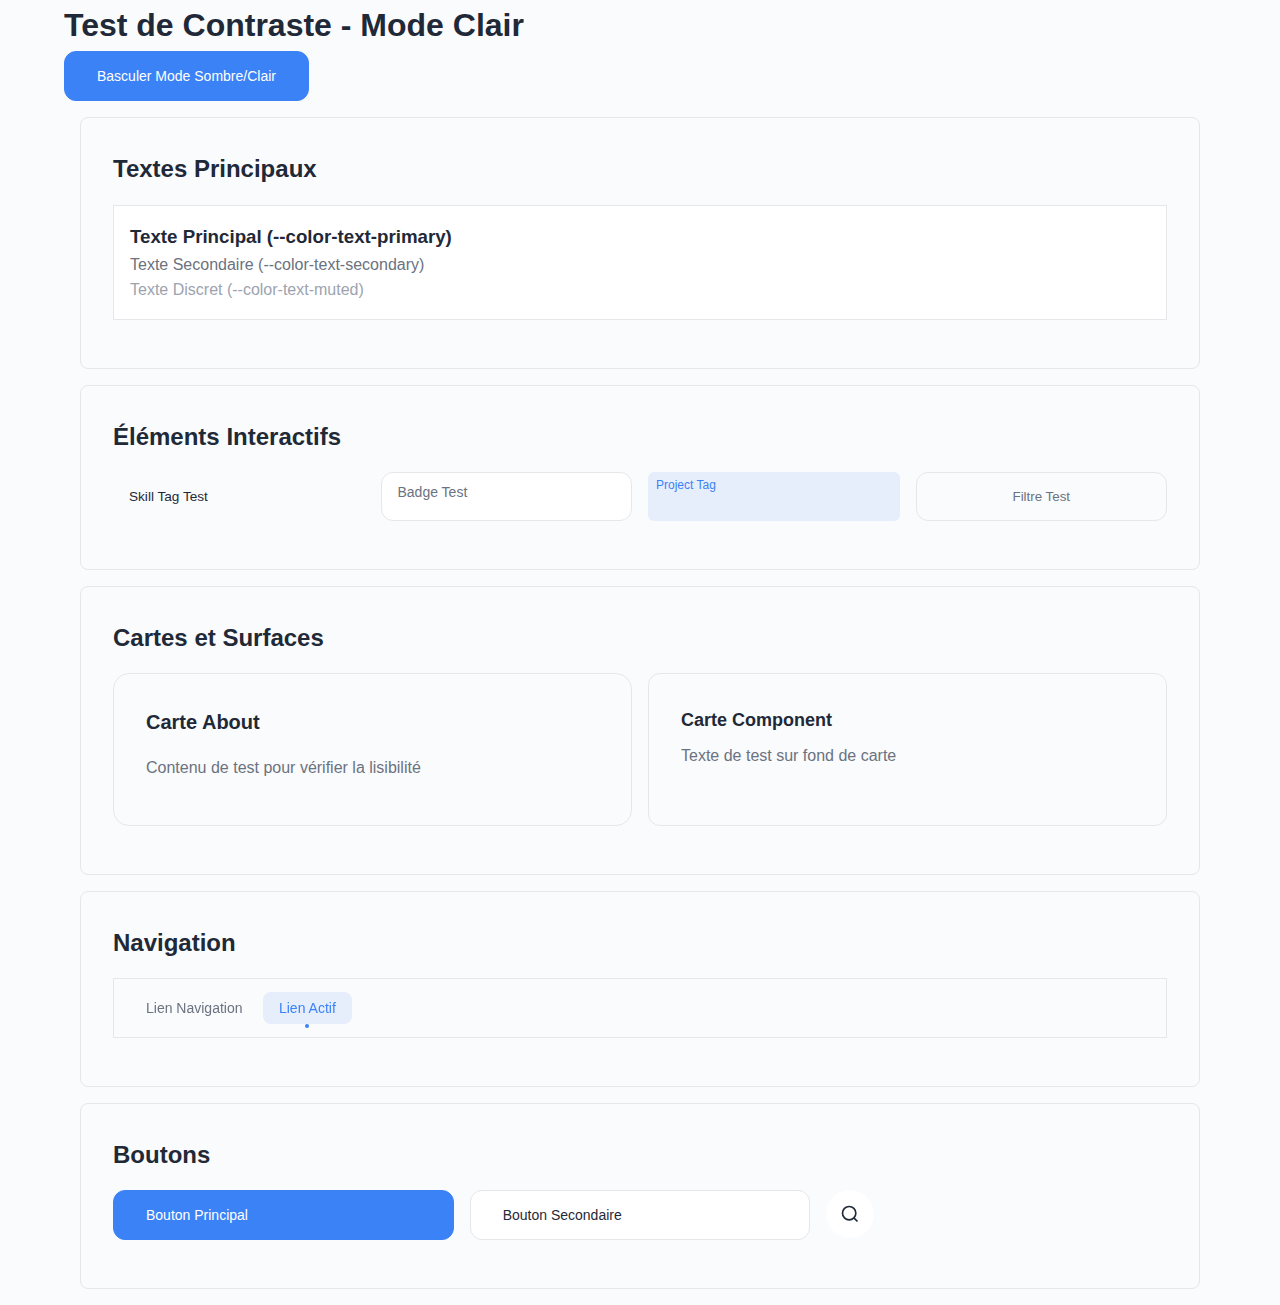
<file: contrast-test.html>
<!DOCTYPE html>
<html lang="fr">
<head>
    <meta charset="UTF-8">
    <meta name="viewport" content="width=device-width, initial-scale=1.0">
    <title>Test de Contraste - Portfolio</title>
    <link rel="stylesheet" href="style.css">
    <style>
        .contrast-test {
            padding: 2rem;
            margin: 1rem;
            border: 1px solid var(--color-border);
            border-radius: 8px;
        }
        .test-section {
            margin: 1rem 0;
            padding: 1rem;
            background: var(--color-surface);
            border: 1px solid var(--color-border);
        }
        .test-grid {
            display: grid;
            grid-template-columns: repeat(auto-fit, minmax(250px, 1fr));
            gap: 1rem;
            margin: 1rem 0;
        }
        .color-demo {
            padding: 1rem;
            text-align: center;
            border: 1px solid var(--color-border);
            border-radius: 4px;
        }
    </style>
</head>
<body data-theme="light">
    <div class="container">
        <h1>Test de Contraste - Mode Clair</h1>
        
        <button onclick="toggleTheme()" class="btn btn-primary">Basculer Mode Sombre/Clair</button>
        
        <div class="contrast-test">
            <h2>Textes Principaux</h2>
            <div class="test-section">
                <h3 style="color: var(--color-text-primary)">Texte Principal (--color-text-primary)</h3>
                <p style="color: var(--color-text-secondary)">Texte Secondaire (--color-text-secondary)</p>
                <p style="color: var(--color-text-muted)">Texte Discret (--color-text-muted)</p>
            </div>
        </div>

        <div class="contrast-test">
            <h2>Éléments Interactifs</h2>
            <div class="test-grid">
                <div class="skill-tag">
                    <span>Skill Tag Test</span>
                </div>
                <div class="badge">Badge Test</div>
                <div class="tag">Project Tag</div>
                <button class="filter-btn">Filtre Test</button>
            </div>
        </div>

        <div class="contrast-test">
            <h2>Cartes et Surfaces</h2>
            <div class="test-grid">
                <div class="about-card">
                    <h3>Carte About</h3>
                    <p>Contenu de test pour vérifier la lisibilité</p>
                </div>
                <div class="component-card">
                    <h4>Carte Component</h4>
                    <p>Texte de test sur fond de carte</p>
                </div>
            </div>
        </div>

        <div class="contrast-test">
            <h2>Navigation</h2>
            <div class="test-section" style="background: var(--nav-bg); backdrop-filter: blur(20px);">
                <a href="#" class="nav-link">Lien Navigation</a>
                <a href="#" class="nav-link active">Lien Actif</a>
            </div>
        </div>

        <div class="contrast-test">
            <h2>Boutons</h2>
            <div class="test-grid">
                <button class="btn btn-primary">Bouton Principal</button>
                <button class="btn btn-secondary">Bouton Secondaire</button>
                <div class="btn-zoom">
                    <svg viewBox="0 0 24 24" fill="none" stroke="currentColor" stroke-width="2">
                        <circle cx="11" cy="11" r="8"/>
                        <path d="M21 21L16.65 16.65"/>
                    </svg>
                </div>
            </div>
        </div>
    </div>

    <script>
        function toggleTheme() {
            const currentTheme = document.body.getAttribute('data-theme');
            const newTheme = currentTheme === 'light' ? 'dark' : 'light';
            document.body.setAttribute('data-theme', newTheme);
            document.documentElement.setAttribute('data-theme', newTheme);
        }
    </script>
</body>
</html>
</file>
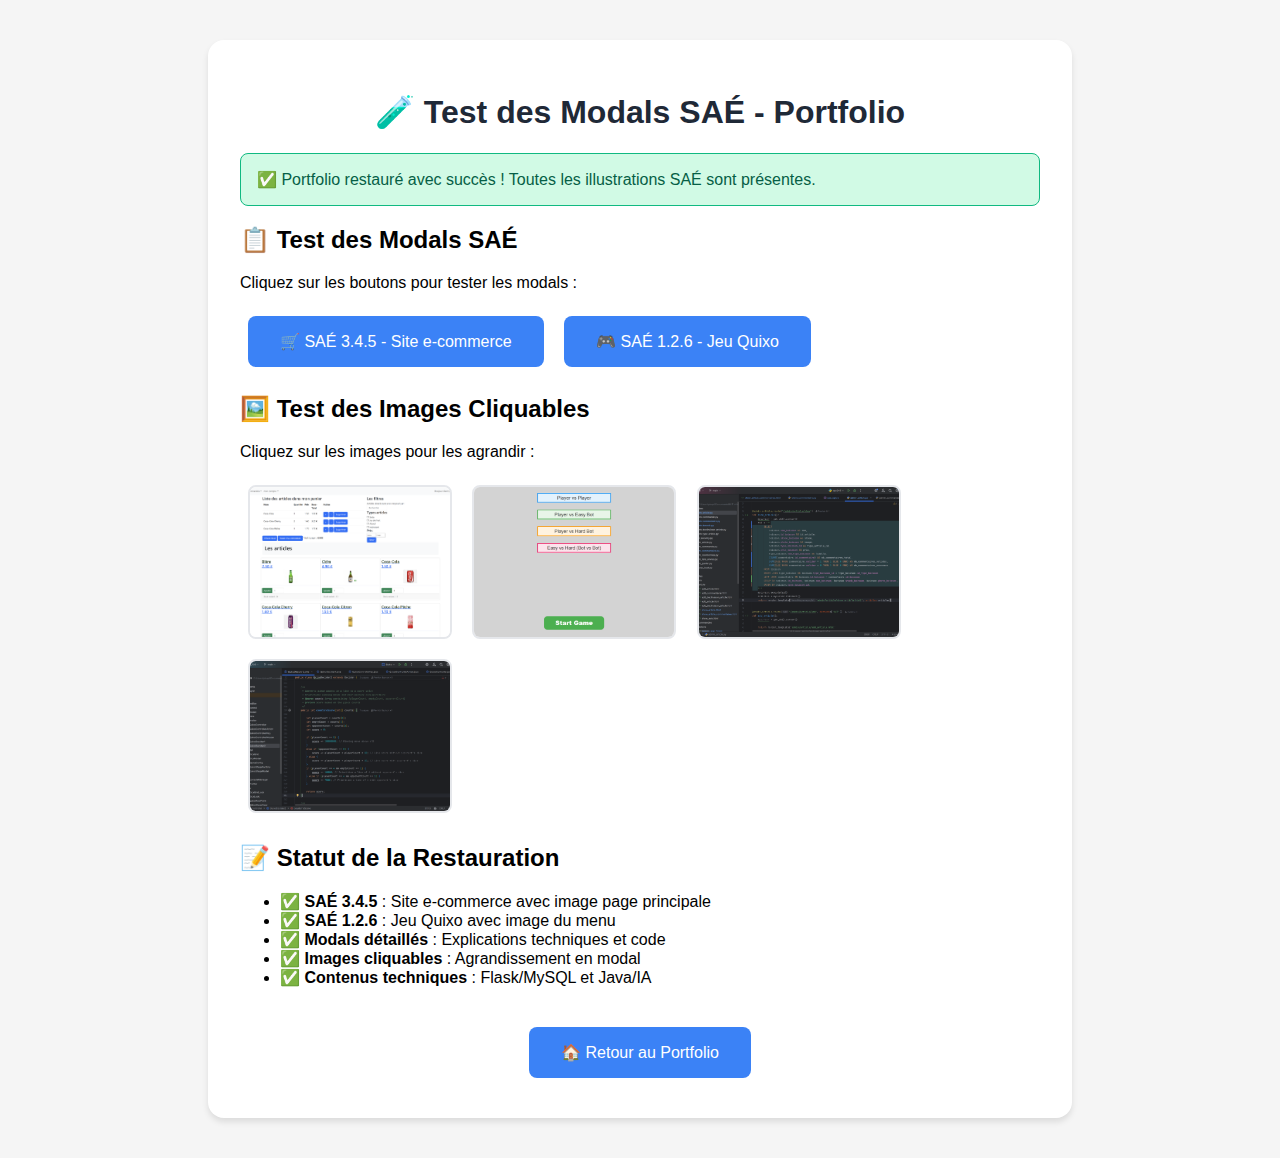
<file: test-modals.html>
<!DOCTYPE html>
<html lang="fr">
<head>
    <meta charset="UTF-8">
    <meta name="viewport" content="width=device-width, initial-scale=1.0">
    <title>Test des Modals SAÉ</title>
    <style>
        body {
            font-family: Arial, sans-serif;
            padding: 2rem;
            background: #f5f5f5;
        }
        .test-container {
            max-width: 800px;
            margin: 0 auto;
            background: white;
            padding: 2rem;
            border-radius: 1rem;
            box-shadow: 0 4px 6px rgba(0,0,0,0.1);
        }
        .test-btn {
            display: inline-block;
            padding: 1rem 2rem;
            margin: 0.5rem;
            background: #3b82f6;
            color: white;
            text-decoration: none;
            border-radius: 0.5rem;
            transition: all 0.3s ease;
        }
        .test-btn:hover {
            background: #2563eb;
            transform: translateY(-2px);
        }
        h1 {
            color: #1f2937;
            text-align: center;
        }
        .status {
            padding: 1rem;
            margin: 1rem 0;
            border-radius: 0.5rem;
            background: #d1fae5;
            border: 1px solid #10b981;
            color: #065f46;
        }
        .image-test {
            width: 200px;
            height: 150px;
            object-fit: cover;
            border-radius: 0.5rem;
            cursor: pointer;
            margin: 0.5rem;
            border: 2px solid #e5e7eb;
            transition: all 0.3s ease;
        }
        .image-test:hover {
            border-color: #3b82f6;
            transform: scale(1.05);
        }
    </style>
</head>
<body>
    <div class="test-container">
        <h1>🧪 Test des Modals SAÉ - Portfolio</h1>
        
        <div class="status">
            ✅ Portfolio restauré avec succès ! Toutes les illustrations SAÉ sont présentes.
        </div>
        
        <h2>📋 Test des Modals SAÉ</h2>
        <p>Cliquez sur les boutons pour tester les modals :</p>
        
        <a href="#" class="test-btn" onclick="testSaeModal('345')">
            🛒 SAÉ 3.4.5 - Site e-commerce
        </a>
        
        <a href="#" class="test-btn" onclick="testSaeModal('126')">
            🎮 SAÉ 1.2.6 - Jeu Quixo
        </a>
        
        <h2>🖼️ Test des Images Cliquables</h2>
        <p>Cliquez sur les images pour les agrandir :</p>
        
        <img src="assets/page_principale_e-commerce.png" alt="Site e-commerce" class="image-test" 
             onclick="testImageModal('assets/page_principale_e-commerce.png', 'Interface du site e-commerce')">
        
        <img src="assets/menu_quixo.png" alt="Menu Quixo" class="image-test"
             onclick="testImageModal('assets/menu_quixo.png', 'Interface du jeu Quixo')">
        
        <img src="assets/code_e-commerce.png" alt="Code e-commerce" class="image-test"
             onclick="testImageModal('assets/code_e-commerce.png', 'Code source PyCharm')">
        
        <img src="assets/code_quixo.png" alt="Code Quixo" class="image-test"
             onclick="testImageModal('assets/code_quixo.png', 'Code source IntelliJ IDEA')">
        
        <h2>📝 Statut de la Restauration</h2>
        <ul>
            <li>✅ <strong>SAÉ 3.4.5</strong> : Site e-commerce avec image page principale</li>
            <li>✅ <strong>SAÉ 1.2.6</strong> : Jeu Quixo avec image du menu</li>
            <li>✅ <strong>Modals détaillés</strong> : Explications techniques et code</li>
            <li>✅ <strong>Images cliquables</strong> : Agrandissement en modal</li>
            <li>✅ <strong>Contenus techniques</strong> : Flask/MySQL et Java/IA</li>
        </ul>
        
        <div style="text-align: center; margin-top: 2rem;">
            <a href="index.html" class="test-btn">🏠 Retour au Portfolio</a>
        </div>
    </div>
    
    <script>
        function testSaeModal(saeId) {
            alert(`🔗 Test du modal SAÉ ${saeId}\n\n` +
                  `Dans le portfolio principal, ce modal s'ouvrirait avec :\n` +
                  `- Explications techniques détaillées\n` +
                  `- Images de code source\n` +
                  `- Analyses des compétences développées\n\n` +
                  `Cliquez sur "Retour au Portfolio" pour tester les vrais modals !`);
        }
        
        function testImageModal(imageSrc, caption) {
            alert(`🖼️ Test de l'image modal\n\n` +
                  `Image : ${imageSrc}\n` +
                  `Légende : ${caption}\n\n` +
                  `Dans le portfolio principal, cette image s'ouvrirait ` +
                  `en grand format avec possibilité de fermer avec Échap.`);
        }
        
        // Vérification des images
        window.addEventListener('load', function() {
            const images = document.querySelectorAll('.image-test');
            let loadedImages = 0;
            
            images.forEach(img => {
                img.addEventListener('load', function() {
                    loadedImages++;
                    if (loadedImages === images.length) {
                        console.log('✅ Toutes les images SAÉ sont chargées avec succès !');
                    }
                });
                
                img.addEventListener('error', function() {
                    console.error('❌ Erreur de chargement pour:', this.src);
                    this.style.border = '2px solid #ef4444';
                    this.alt = '❌ Erreur de chargement';
                });
            });
        });
    </script>
</body>
</html>
</file>
<file: style.css>
/* ==============================================
   VARIABLES CSS & CONFIGURATION GLOBALE
   ============================================== */

:root {
  /* Palette de couleurs - Gris et Bleus */
  --color-bg-light: #fafbfc;
  --color-bg-dark: #0f1419;
  --color-surface-light: #ffffff;
  --color-surface-dark: #1a1f2e;
  --color-surface-hover-light: #f8f9fa;
  --color-surface-hover-dark: #252b3a;
  
  /* Bleus principaux */
  --color-primary: #3b82f6;
  --color-primary-hover: #2563eb;
  --color-primary-light: #93c5fd;
  --color-secondary: #10b981;
  --color-secondary-hover: #059669;
  
  /* Grises neutres */
  --color-text-primary-light: #1f2937;
  --color-text-primary-dark: #f9fafb;
  --color-text-secondary-light: #6b7280;
  --color-text-secondary-dark: #9ca3af;
  --color-text-muted-light: #9ca3af;
  --color-text-muted-dark: #6b7280;
  
  /* Bordures et séparateurs */
  --color-border-light: #e5e7eb;
  --color-border-dark: #374151;
  --color-border-hover-light: #d1d5db;
  --color-border-hover-dark: #4b5563;
  
  /* États et feedback */
  --color-success: #10b981;
  --color-warning: #f59e0b;
  --color-error: #ef4444;
  --color-info: #3b82f6;
    /* Ombres et effets */
  --shadow-sm: 0 1px 2px 0 rgba(0, 0, 0, 0.05);
  --shadow-md: 0 4px 6px -1px rgba(0, 0, 0, 0.1), 0 2px 4px -1px rgba(0, 0, 0, 0.06);
  --shadow-lg: 0 10px 15px -3px rgba(0, 0, 0, 0.1), 0 4px 6px -2px rgba(0, 0, 0, 0.05);
  --shadow-xl: 0 20px 25px -5px rgba(0, 0, 0, 0.1), 0 10px 10px -5px rgba(0, 0, 0, 0.04);
  
  /* Ombres mode sombre */
  --shadow-sm-dark: 0 1px 2px 0 rgba(0, 0, 0, 0.3);
  --shadow-md-dark: 0 4px 6px -1px rgba(0, 0, 0, 0.4), 0 2px 4px -1px rgba(0, 0, 0, 0.3);
  --shadow-lg-dark: 0 10px 15px -3px rgba(0, 0, 0, 0.4), 0 4px 6px -2px rgba(0, 0, 0, 0.3);
  --shadow-xl-dark: 0 20px 25px -5px rgba(0, 0, 0, 0.4), 0 10px 10px -5px rgba(0, 0, 0, 0.3);
  
  /* Typographie */
  --font-family-sans: 'Inter', -apple-system, BlinkMacSystemFont, sans-serif;
  --font-family-mono: 'JetBrains Mono', 'Fira Code', Consolas, monospace;
  
  /* Tailles et espacements */
  --spacing-xs: 0.25rem;
  --spacing-sm: 0.5rem;
  --spacing-md: 1rem;
  --spacing-lg: 1.5rem;
  --spacing-xl: 2rem;
  --spacing-2xl: 3rem;
  --spacing-3xl: 4rem;
  
  /* Rayons de bordure */
  --radius-sm: 0.375rem;
  --radius-md: 0.5rem;
  --radius-lg: 0.75rem;
  --radius-xl: 1rem;
  
  /* Transitions */
  --transition-fast: 0.15s ease-out;
  --transition-normal: 0.3s ease-out;
  --transition-slow: 0.5s ease-out;
  
  /* Z-index */
  --z-dropdown: 1000;
  --z-sticky: 1020;
  --z-fixed: 1030;
  --z-modal: 1050;
  --z-tooltip: 1070;
}

/* Mode clair (par défaut) */
:root,
[data-theme="light"] {
  --color-bg: var(--color-bg-light);
  --color-surface: var(--color-surface-light);
  --color-surface-hover: var(--color-surface-hover-light);
  --color-text-primary: var(--color-text-primary-light);
  --color-text-secondary: var(--color-text-secondary-light);
  --color-text-muted: var(--color-text-muted-light);
  --color-border: var(--color-border-light);
  --color-border-hover: var(--color-border-hover-light);
  
  /* Ombres pour mode clair */
  --shadow-current-sm: var(--shadow-sm);
  --shadow-current-md: var(--shadow-md);
  --shadow-current-lg: var(--shadow-lg);
  --shadow-current-xl: var(--shadow-xl);
}

/* Mode sombre */
[data-theme="dark"] {
  --color-bg: var(--color-bg-dark);
  --color-surface: var(--color-surface-dark);
  --color-surface-hover: var(--color-surface-hover-dark);
  --color-text-primary: var(--color-text-primary-dark);
  --color-text-secondary: var(--color-text-secondary-dark);
  --color-text-muted: var(--color-text-muted-dark);
  --color-border: var(--color-border-dark);
  --color-border-hover: var(--color-border-hover-dark);
  
  /* Ombres pour mode sombre */
  --shadow-current-sm: var(--shadow-sm-dark);
  --shadow-current-md: var(--shadow-md-dark);
  --shadow-current-lg: var(--shadow-lg-dark);
  --shadow-current-xl: var(--shadow-xl-dark);
}

/* ==============================================
   RESET ET BASE
   ============================================== */

*,
*::before,
*::after {
  box-sizing: border-box;
  margin: 0;
  padding: 0;
}

html {
  scroll-behavior: smooth;
  scroll-padding-top: 5rem;
}

body {
  font-family: var(--font-family-sans);
  background-color: var(--color-bg);
  color: var(--color-text-primary);
  line-height: 1.6;
  transition: background-color var(--transition-normal), color var(--transition-normal);
  overflow-x: hidden;
}

/* ==============================================
   UTILITAIRES GLOBAUX
   ============================================== */

.container {
  max-width: 1200px;
  margin: 0 auto;
  padding: 0 var(--spacing-lg);
}

/* Animations d'apparition */
.fade-in {
  opacity: 0;
  transform: translateY(2rem);
  transition: opacity var(--transition-slow), transform var(--transition-slow);
}

.fade-in.visible {
  opacity: 1;
  transform: translateY(0);
}

.slide-up {
  opacity: 0;
  transform: translateY(3rem);
  transition: opacity var(--transition-slow), transform var(--transition-slow);
}

.slide-up.visible {
  opacity: 1;
  transform: translateY(0);
}

/* ==============================================
   TOGGLE THÈME
   ============================================== */

.theme-toggle {
  position: fixed;
  top: var(--spacing-lg);
  right: var(--spacing-lg);
  width: 3rem;
  height: 3rem;
  border: none;
  border-radius: 50%;
  background: var(--color-surface);
  color: var(--color-text-primary);
  cursor: pointer;
  display: flex;
  align-items: center;
  justify-content: center;
  box-shadow: var(--shadow-lg);
  transition: all var(--transition-normal);
  z-index: var(--z-fixed);
}

.theme-toggle:hover {
  transform: scale(1.1);
  box-shadow: var(--shadow-current-xl);
}

.theme-toggle svg {
  width: 1.25rem;
  height: 1.25rem;
  transition: transform var(--transition-normal);
}

.theme-toggle .moon-icon {
  display: none;
}

[data-theme="dark"] .theme-toggle .sun-icon {
  display: none;
}

[data-theme="dark"] .theme-toggle .moon-icon {
  display: block;
}

/* ==============================================
   NAVIGATION FLOTTANTE
   ============================================== */

.nav-floating {
  position: fixed;
  top: var(--spacing-lg);
  left: 50%;
  transform: translateX(-50%);
  background: rgba(255, 255, 255, 0.95);
  backdrop-filter: blur(20px);
  border: 1px solid var(--color-border);
  border-radius: var(--radius-xl);
  padding: var(--spacing-sm) var(--spacing-lg);
  display: flex;
  align-items: center;
  gap: var(--spacing-xl);
  box-shadow: var(--shadow-current-lg);
  z-index: var(--z-sticky);
  transition: all var(--transition-normal);
}

[data-theme="dark"] .nav-floating {
  background: rgba(26, 31, 46, 0.95);
  backdrop-filter: blur(20px);
}

.nav-floating.scrolled {
  transform: translateX(-50%) translateY(-0.5rem);
  box-shadow: var(--shadow-current-xl);
}

.nav-brand {
  display: flex;
  align-items: center;
  gap: var(--spacing-sm);
  font-weight: 600;
  color: var(--color-text-primary);
}

.nav-logo {
  font-family: var(--font-family-mono);
  font-size: 1.125rem;
  color: var(--color-primary);
}

.nav-title {
  font-size: 0.875rem;
  letter-spacing: 0.05em;
}

.nav-menu {
  display: flex;
  list-style: none;
  gap: var(--spacing-lg);
  margin: 0;
}

.nav-link {
  text-decoration: none;
  color: var(--color-text-secondary);
  font-size: 0.875rem;
  font-weight: 500;
  padding: var(--spacing-sm) var(--spacing-md);
  border-radius: var(--radius-md);
  position: relative;
  transition: all var(--transition-normal);
}

.nav-link:hover {
  color: var(--color-primary);
  background: var(--color-surface-hover);
}

.nav-link.active {
  color: var(--color-primary);
  background: rgba(59, 130, 246, 0.1);
}

.nav-link.active::after {
  content: '';
  position: absolute;
  bottom: -0.25rem;
  left: 50%;
  transform: translateX(-50%);
  width: 0.25rem;
  height: 0.25rem;
  background: var(--color-primary);
  border-radius: 50%;
}

.nav-toggle {
  display: none;
  flex-direction: column;
  gap: 0.25rem;
  border: none;
  background: none;
  cursor: pointer;
  padding: var(--spacing-sm);
}

.nav-toggle span {
  width: 1.5rem;
  height: 0.125rem;
  background: var(--color-text-primary);
  transition: all var(--transition-normal);
  border-radius: 1rem;
}

/* ==============================================
   SECTION HERO
   ============================================== */

.hero {
  min-height: 100vh;
  display: flex;
  align-items: center;
  position: relative;
  overflow: hidden;
}

.hero-bg {
  position: absolute;
  top: 0;
  left: 0;
  right: 0;
  bottom: 0;
  z-index: -1;
}

.code-rain {
  position: absolute;
  top: 0;
  left: 0;
  right: 0;
  bottom: 0;
  background: 
    linear-gradient(90deg, transparent, rgba(59, 130, 246, 0.03), transparent),
    linear-gradient(0deg, transparent, rgba(59, 130, 246, 0.02), transparent);
  background-size: 100px 100px, 80px 80px;
  animation: codeFlow 20s linear infinite;
}

@keyframes codeFlow {
  0% { background-position: 0 0, 0 0; }
  100% { background-position: 100px 100px, 80px 80px; }
}

.hero-content {
  display: grid;
  grid-template-columns: 1fr 1fr;
  gap: var(--spacing-3xl);
  align-items: center;
  width: 100%;
}

.hero-text {
  animation: slideInLeft 1s ease-out;
}

.hero-title {
  font-size: clamp(2.5rem, 5vw, 3.5rem);
  font-weight: 700;
  line-height: 1.2;
  margin-bottom: var(--spacing-lg);
  color: var(--color-text-primary);
}

.typing-text {
  position: relative;
}

.cursor {
  animation: blink 1s infinite;
  color: var(--color-primary);
}

@keyframes blink {
  0%, 50% { opacity: 1; }
  51%, 100% { opacity: 0; }
}

.hero-subtitle {
  font-size: 1.25rem;
  color: var(--color-text-secondary);
  margin-bottom: var(--spacing-xl);
  max-width: 90%;
}

.hero-badges {
  display: flex;
  flex-wrap: wrap;
  gap: var(--spacing-sm);
  margin-bottom: var(--spacing-xl);
}

.badge {
  padding: var(--spacing-sm) var(--spacing-md);
  background: var(--color-surface);
  border: 1px solid var(--color-border);
  border-radius: var(--radius-lg);
  font-size: 0.875rem;
  font-weight: 500;
  color: var(--color-text-secondary);
  transition: all var(--transition-normal);
}

.badge:hover {
  border-color: var(--color-primary);
  color: var(--color-primary);
  transform: translateY(-0.125rem);
}

.hero-cta {
  display: flex;
  gap: var(--spacing-md);
  flex-wrap: wrap;
}

.btn {
  display: inline-flex;
  align-items: center;
  gap: var(--spacing-sm);
  padding: var(--spacing-md) var(--spacing-xl);
  border-radius: var(--radius-lg);
  text-decoration: none;
  font-weight: 500;
  font-size: 0.875rem;
  transition: all var(--transition-normal);
  position: relative;
  overflow: hidden;
}

.btn::before {
  content: '';
  position: absolute;
  top: 0;
  left: -100%;
  width: 100%;
  height: 100%;
  background: linear-gradient(90deg, transparent, rgba(255, 255, 255, 0.2), transparent);
  transition: left var(--transition-slow);
}

.btn:hover::before {
  left: 100%;
}

.btn-primary {
  background: var(--color-primary);
  color: white;
  border: 1px solid var(--color-primary);
}

.btn-primary:hover {
  background: var(--color-primary-hover);
  transform: translateY(-0.125rem);
  box-shadow: var(--shadow-lg);
}

.btn-secondary {
  background: var(--color-surface);
  color: var(--color-text-primary);
  border: 1px solid var(--color-border);
}

.btn-secondary:hover {
  background: var(--color-surface-hover);
  border-color: var(--color-primary);
  color: var(--color-primary);
  transform: translateY(-0.125rem);
  box-shadow: var(--shadow-lg);
}

.btn svg {
  width: 1rem;
  height: 1rem;
  transition: transform var(--transition-normal);
}

.btn:hover svg {
  transform: scale(1.1);
}

/* Carte flottante de code */
.hero-visual {
  animation: slideInRight 1s ease-out;
}

.floating-card {
  background: var(--color-surface);
  border: 1px solid var(--color-border);
  border-radius: var(--radius-xl);
  box-shadow: var(--shadow-current-xl);
  overflow: hidden;
  animation: float 6s ease-in-out infinite;
  max-width: 400px;
  margin: 0 auto;
}

@keyframes float {
  0%, 100% { transform: translateY(0); }
  50% { transform: translateY(-1rem); }
}

.card-header {
  display: flex;
  align-items: center;
  justify-content: space-between;
  padding: var(--spacing-md);
  background: var(--color-surface-hover);
  border-bottom: 1px solid var(--color-border);
}

.card-dots {
  display: flex;
  gap: var(--spacing-sm);
}

.card-dots span {
  width: 0.75rem;
  height: 0.75rem;
  border-radius: 50%;
}

.card-dots span:nth-child(1) { background: #ef4444; }
.card-dots span:nth-child(2) { background: #f59e0b; }
.card-dots span:nth-child(3) { background: #10b981; }

.card-title {
  font-family: var(--font-family-mono);
  font-size: 0.875rem;
  color: var(--color-text-secondary);
}

.card-content {
  padding: var(--spacing-lg);
}

.card-content pre {
  font-family: var(--font-family-mono);
  font-size: 0.875rem;
  line-height: 1.6;
  color: var(--color-text-primary);
  overflow-x: auto;
}

/* Indicateur de scroll */
.scroll-indicator {
  position: absolute;
  bottom: var(--spacing-xl);
  left: 50%;
  transform: translateX(-50%);
  display: flex;
  flex-direction: column;
  align-items: center;
  gap: var(--spacing-sm);
  color: var(--color-text-muted);
  font-size: 0.875rem;
  animation: bounce 2s infinite;
}

.scroll-arrow svg {
  width: 1.5rem;
  height: 1.5rem;
}

@keyframes bounce {
  0%, 20%, 50%, 80%, 100% { transform: translateX(-50%) translateY(0); }
  40% { transform: translateX(-50%) translateY(-0.5rem); }
  60% { transform: translateX(-50%) translateY(-0.25rem); }
}

/* ==============================================
   SECTIONS GÉNÉRIQUES
   ============================================== */

section {
  padding: var(--spacing-3xl) 0;
  position: relative;
}

.section-header {
  text-align: center;
  margin-bottom: var(--spacing-3xl);
}

.section-number {
  display: inline-block;
  font-family: var(--font-family-mono);
  font-size: 0.875rem;
  color: var(--color-primary);
  font-weight: 600;
  margin-bottom: var(--spacing-sm);
}

.section-title {
  font-size: clamp(2rem, 4vw, 2.5rem);
  font-weight: 700;
  margin-bottom: var(--spacing-md);
  color: var(--color-text-primary);
}

.section-subtitle {
  font-size: 1.125rem;
  color: var(--color-text-secondary);
  max-width: 600px;
  margin: 0 auto;
}

/* ==============================================
   SECTION À PROPOS
   ============================================== */

.about {
  background: var(--color-surface);
}

.about-content {
  display: grid;
  grid-template-columns: 2fr 1fr;
  gap: var(--spacing-3xl);
  align-items: start;
}

.about-text {
  display: flex;
  flex-direction: column;
  gap: var(--spacing-xl);
}

.about-card {
  background: var(--color-bg);
  padding: var(--spacing-xl);
  border-radius: var(--radius-xl);
  border: 1px solid var(--color-border);
  transition: all var(--transition-normal);
}

.about-card:hover {
  border-color: var(--color-primary);
  transform: translateY(-0.25rem);
  box-shadow: var(--shadow-lg);
}

.about-card h3 {
  font-size: 1.25rem;
  font-weight: 600;
  margin-bottom: var(--spacing-md);
  color: var(--color-text-primary);
}

.about-card p {
  color: var(--color-text-secondary);
  line-height: 1.7;
}

.timeline {
  margin-top: var(--spacing-lg);
  display: flex;
  flex-direction: column;
  gap: var(--spacing-md);
}

.timeline-item {
  display: flex;
  align-items: center;
  gap: var(--spacing-md);
  padding: var(--spacing-md);
  background: var(--color-surface);
  border-radius: var(--radius-md);
  border-left: 3px solid var(--color-primary);
}

.timeline-date {
  font-family: var(--font-family-mono);
  font-size: 0.875rem;
  color: var(--color-primary);
  font-weight: 600;
  min-width: 3rem;
}

.timeline-event {
  color: var(--color-text-secondary);
  font-size: 0.875rem;
}

.about-stats {
  display: flex;
  flex-direction: column;
  gap: var(--spacing-lg);
}

.stat-card {
  background: var(--color-bg);
  padding: var(--spacing-xl);
  border-radius: var(--radius-xl);
  border: 1px solid var(--color-border);
  text-align: center;
  transition: all var(--transition-normal);
}

.stat-card:hover {
  border-color: var(--color-primary);
  transform: scale(1.05);
  box-shadow: var(--shadow-lg);
}

.stat-icon {
  width: 3rem;
  height: 3rem;
  margin: 0 auto var(--spacing-md);
  display: flex;
  align-items: center;
  justify-content: center;
  background: rgba(59, 130, 246, 0.1);
  border-radius: 50%;
  color: var(--color-primary);
}

.stat-icon svg {
  width: 1.5rem;
  height: 1.5rem;
}

.stat-number {
  font-size: 2rem;
  font-weight: 700;
  color: var(--color-primary);
  margin-bottom: var(--spacing-sm);
}

.stat-label {
  font-size: 0.875rem;
  color: var(--color-text-secondary);
  font-weight: 500;
}

/* ==============================================
   SECTIONS COMPÉTENCES
   ============================================== */

.competence {
  position: relative;
  overflow: hidden;
}

.competence::before {
  content: '';
  position: absolute;
  top: 0;
  left: 0;
  right: 0;
  height: 1px;
  background: linear-gradient(90deg, transparent, var(--color-border), transparent);
}

.competence-dev {
  background: linear-gradient(135deg, rgba(59, 130, 246, 0.02) 0%, transparent 50%);
}

.competence-optim {
  background: linear-gradient(135deg, rgba(16, 185, 129, 0.02) 0%, transparent 50%);
}

.competence-dashboard {
  background: var(--color-surface);
  border-radius: var(--radius-xl);
  padding: var(--spacing-xl);
  margin-bottom: var(--spacing-3xl);
  border: 1px solid var(--color-border);
  box-shadow: var(--shadow-md);
}

.dashboard-header {
  display: flex;
  justify-content: space-between;
  align-items: center;
  margin-bottom: var(--spacing-xl);
}

.dashboard-header h3 {
  font-size: 1.5rem;
  font-weight: 600;
  color: var(--color-text-primary);
}

.progress-ring {
  position: relative;
  width: 120px;
  height: 120px;
}

.progress-ring-svg {
  transform: rotate(-90deg);
}

.progress-ring-circle-bg {
  stroke: var(--color-border);
}

.progress-ring-circle {
  stroke-dasharray: 327;
  stroke-dashoffset: 327;
  transition: stroke-dashoffset 2s ease-out;
  stroke-linecap: round;
}

.progress-text {
  position: absolute;
  top: 50%;
  left: 50%;
  transform: translate(-50%, -50%);
  font-size: 1.5rem;
  font-weight: 700;
  color: var(--color-primary);
}

.competence-components {
  display: grid;
  grid-template-columns: repeat(auto-fit, minmax(300px, 1fr));
  gap: var(--spacing-lg);
}

.component-card {
  background: var(--color-bg);
  padding: var(--spacing-xl);
  border-radius: var(--radius-lg);
  border: 1px solid var(--color-border);
  transition: all var(--transition-normal);
  position: relative;
  overflow: hidden;
}

.component-card::before {
  content: '';
  position: absolute;
  top: 0;
  left: 0;
  width: 100%;
  height: 3px;
  background: linear-gradient(90deg, var(--color-primary), var(--color-secondary));
  transform: scaleX(0);
  transition: transform var(--transition-normal);
}

.component-card:hover::before {
  transform: scaleX(1);
}

.component-card:hover {
  transform: translateY(-0.25rem);
  box-shadow: var(--shadow-lg);
}

.component-icon {
  width: 3rem;
  height: 3rem;
  background: rgba(59, 130, 246, 0.1);
  border-radius: var(--radius-lg);
  display: flex;
  align-items: center;
  justify-content: center;
  color: var(--color-primary);
  margin-bottom: var(--spacing-md);
}

.component-icon svg {
  width: 1.5rem;
  height: 1.5rem;
}

.component-card h4 {
  font-size: 1.125rem;
  font-weight: 600;
  margin-bottom: var(--spacing-sm);
  color: var(--color-text-primary);
}

.component-card p {
  color: var(--color-text-secondary);
  margin-bottom: var(--spacing-lg);
  line-height: 1.6;
}

.component-progress {
  background: var(--color-border);
  height: 0.5rem;
  border-radius: var(--radius-lg);
  overflow: hidden;
}

.progress-bar {
  height: 100%;
  background: linear-gradient(90deg, var(--color-primary), var(--color-secondary));
  border-radius: var(--radius-lg);
  width: 0;
  transition: width 2s ease-out;
}

/* Analyse des compétences */
.competence-analysis {
  margin-bottom: var(--spacing-3xl);
}

.analysis-grid {
  display: grid;
  grid-template-columns: 1fr 1fr;
  gap: var(--spacing-xl);
}

.analysis-card {
  background: var(--color-surface);
  padding: var(--spacing-xl);
  border-radius: var(--radius-xl);
  border: 1px solid var(--color-border);
  transition: all var(--transition-normal);
}

.analysis-card:hover {
  border-color: var(--color-primary);
  box-shadow: var(--shadow-lg);
}

.analysis-card h3 {
  font-size: 1.25rem;
  font-weight: 600;
  margin-bottom: var(--spacing-lg);
  color: var(--color-text-primary);
}

.knowledge-list {
  list-style: none;
  display: flex;
  flex-direction: column;
  gap: var(--spacing-md);
}

.knowledge-list li {
  display: flex;
  justify-content: space-between;
  align-items: center;
  padding: var(--spacing-md);
  background: var(--color-bg);
  border-radius: var(--radius-md);
  border: 1px solid var(--color-border);
}

.knowledge-item {
  color: var(--color-text-primary);
  font-weight: 500;
}

.knowledge-level {
  font-size: 0.75rem;
  padding: var(--spacing-xs) var(--spacing-sm);
  border-radius: var(--radius-sm);
  font-weight: 600;
  text-transform: uppercase;
  letter-spacing: 0.05em;
}

.knowledge-level[data-level="acquis"],
.knowledge-level:contains("Acquis") {
  background: rgba(16, 185, 129, 0.1);
  color: var(--color-success);
}

.knowledge-level[data-level="en-cours"],
.knowledge-level:contains("En cours") {
  background: rgba(245, 158, 11, 0.1);
  color: var(--color-warning);
}

.skills-grid {
  display: grid;
  grid-template-columns: repeat(auto-fit, minmax(120px, 1fr));
  gap: var(--spacing-sm);
}

.skill-tag {
  display: flex;
  align-items: center;
  gap: 0.5rem;
  padding: 0.6rem 1rem;
  background: var(--card-bg);
  border: 1px solid var(--border-color);
  border-radius: 0.5rem;
  font-size: 0.85rem;
  font-weight: 500;
  color: var(--text-primary);
  transition: all 0.3s ease;
}

.skill-tag:hover {
  background: var(--primary-color);
  color: white;
  transform: translateY(-2px);
  box-shadow: 0 4px 12px rgba(59, 130, 246, 0.15);
}

.skill-icon {
  width: 20px;
  height: 20px;
  object-fit: contain;
  flex-shrink: 0;
}

/* Dark mode adjustments pour les skill-tags */
.dark .skill-tag:hover {
  background: var(--primary-color);
  box-shadow: 0 4px 12px rgba(59, 130, 246, 0.3);
}

/* Responsive pour les grilles de skills */
@media (max-width: 768px) {
    .skills-category h4 {
        font-size: 0.8rem;
    }
    
    .skill-tag {
        padding: 0.5rem 0.8rem;
        font-size: 0.8rem;
    }
    
    .skill-icon {
        width: 16px;
        height: 16px;
    }
}

/* ==============================================
   SECTION PROJETS
   ============================================== */

.projects {
  background: var(--color-surface);
}

/* ==============================================
   VITRINE SAÉ
   ============================================== */

.sae-showcase {
  margin-bottom: var(--spacing-3xl);
}

.sae-showcase h3 {
  font-size: 1.5rem;
  font-weight: 600;
  margin-bottom: var(--spacing-xl);
  color: var(--color-text-primary);
  text-align: center;
}

.sae-grid {
  display: grid;
  grid-template-columns: repeat(auto-fit, minmax(400px, 1fr));
  gap: 3rem;
  margin-top: 2rem;
}

.sae-card {
  perspective: 1000px;
  height: 300px;
  cursor: pointer;
}

.sae-card .sae-front,
.sae-card .sae-back {
  position: absolute;
  width: 100%;
  height: 100%;
  backface-visibility: hidden;
  transition: transform 0.6s;
  border-radius: var(--radius-xl);
  padding: var(--spacing-xl);
  background: var(--color-surface);
  border: 1px solid var(--color-border);
  box-shadow: var(--shadow-md);
}

.sae-card .sae-back {
  transform: rotateY(180deg);
  overflow-y: auto;
}

.sae-card.flipped .sae-front {
  transform: rotateY(-180deg);
}

.sae-card.flipped .sae-back {
  transform: rotateY(0deg);
}

.sae-header {
  display: flex;
  justify-content: space-between;
  align-items: center;
  margin-bottom: var(--spacing-lg);
}

.sae-type {
  background: var(--color-primary);
  color: white;
  padding: var(--spacing-xs) var(--spacing-md);
  border-radius: var(--radius-md);
  font-size: 0.75rem;
  font-weight: 600;
}

.sae-header h4 {
  font-size: 1.125rem;
  font-weight: 600;
  color: var(--color-text-primary);
}

.sae-preview {
  flex: 1;
  display: flex;
  align-items: center;
  justify-content: center;
  margin-bottom: var(--spacing-lg);
}

.sae-flip-hint {
  text-align: center;
  font-size: 0.875rem;
  color: var(--color-text-muted);
  font-style: italic;
}

.trace-content {
  height: 100%;
  overflow-y: auto;
}

.trace-content p {
  margin-bottom: var(--spacing-md);
  color: var(--color-text-secondary);
  line-height: 1.6;
}

.trace-content ul {
  margin: var(--spacing-md) 0;
  padding-left: var(--spacing-lg);
}

.trace-content li {
  margin-bottom: var(--spacing-xs);
  color: var(--color-text-secondary);
}

.trace-files {
  display: flex;
  flex-wrap: wrap;
  gap: var(--spacing-sm);
  margin-top: var(--spacing-lg);
}

.file-tag {
  background: rgba(59, 130, 246, 0.1);
  color: var(--color-primary);
  padding: var(--spacing-xs) var(--spacing-sm);
  border-radius: var(--radius-sm);
  font-size: 0.75rem;
  font-weight: 500;
}

/* ==============================================
   SECTION PROJETS (SUITE)
   ============================================== */

.projects-filter {
  display: flex;
  justify-content: center;
  gap: var(--spacing-md);
  margin-bottom: var(--spacing-3xl);
  flex-wrap: wrap;
}

.filter-btn {
  padding: var(--spacing-md) var(--spacing-xl);
  border: 1px solid var(--color-border);
  background: var(--color-bg);
  color: var(--color-text-secondary);
  border-radius: var(--radius-lg);
  font-weight: 500;
  cursor: pointer;
  transition: all var(--transition-normal);
}

.filter-btn:hover,
.filter-btn.active {
  border-color: var(--color-primary);
  background: var(--color-primary);
  color: white;
}

.projects-grid {
  display: grid;
  grid-template-columns: repeat(auto-fit, minmax(350px, 1fr));
  gap: var(--spacing-xl);
}

.project-card {
  background: var(--color-bg);
  border-radius: var(--radius-xl);
  overflow: hidden;
  border: 1px solid var(--color-border);
  transition: all var(--transition-normal);
  opacity: 1;
  transform: scale(1);
}

.project-card:hover {
  transform: translateY(-0.125rem);
  box-shadow: var(--shadow-lg);
  border-color: var(--color-primary);
}

.project-card.hidden {
  opacity: 0;
  transform: scale(0.95);
  pointer-events: none;
}

.project-image {
  position: relative;
  height: 200px;
  background: var(--color-surface);
  overflow: hidden;
}

.project-image img {
  width: 100%;
  height: 100%;
  object-fit: cover;
  transition: transform var(--transition-normal);
}

.project-card:hover .project-image img {
  transform: scale(1.02);
}

.project-overlay {
  position: absolute;
  top: 0;
  left: 0;
  right: 0;
  bottom: 0;
  background: rgba(0, 0, 0, 0.5);
  display: flex;
  align-items: center;
  justify-content: center;
  opacity: 0;
  transition: opacity var(--transition-normal);
}

.project-card:hover .project-overlay {
  opacity: 1;
}

.btn-zoom {
  width: 3rem;
  height: 3rem;
  border: none;
  background: rgba(255, 255, 255, 0.9);
  border-radius: 50%;
  color: var(--color-text-primary);
  cursor: pointer;
  display: flex;
  align-items: center;
  justify-content: center;
  transition: all var(--transition-normal);
}

.btn-zoom:hover {
  background: white;
  transform: scale(1.05);
}

.btn-zoom svg {
  width: 1.25rem;
  height: 1.25rem;
}

.project-content {
  padding: var(--spacing-xl);
}

.project-tags {
  display: flex;
  flex-wrap: wrap;
  gap: var(--spacing-sm);
  margin-bottom: var(--spacing-md);
}

.tag {
  font-size: 0.75rem;
  padding: var(--spacing-xs) var(--spacing-sm);
  background: rgba(59, 130, 246, 0.1);
  color: var(--color-primary);
  border-radius: var(--radius-sm);
  font-weight: 500;
}

.project-content h3 {
  font-size: 1.25rem;
  font-weight: 600;
  margin-bottom: var(--spacing-sm);
  color: var(--color-text-primary);
}

.project-content p {
  color: var(--color-text-secondary);
  margin-bottom: var(--spacing-lg);
  line-height: 1.6;
}

.project-links {
  display: flex;
  gap: var(--spacing-md);
}

.project-link {
  display: inline-flex;
  align-items: center;
  gap: var(--spacing-sm);
  color: var(--color-primary);
  text-decoration: none;
  font-weight: 500;
  font-size: 0.875rem;
  transition: all var(--transition-normal);
}

.project-link:hover {
  gap: var(--spacing-md);
}

.project-link svg {
  width: 1rem;
  height: 1rem;
}

/* ==============================================
   SECTION CONTACT
   ============================================== */

.contact {
  background: var(--color-bg);
}

.contact-content {
  display: grid;
  grid-template-columns: 1fr 2fr;
  gap: var(--spacing-3xl);
  align-items: start;
}

.contact-info {
  display: flex;
  flex-direction: column;
  gap: var(--spacing-lg);
}

.contact-card {
  background: var(--color-surface);
  padding: var(--spacing-xl);
  border-radius: var(--radius-xl);
  border: 1px solid var(--color-border);
  text-align: center;
  transition: all var(--transition-normal);
}

.contact-card:hover {
  border-color: var(--color-primary);
  transform: translateY(-0.25rem);
  box-shadow: var(--shadow-lg);
}

.contact-icon {
  width: 3rem;
  height: 3rem;
  background: rgba(59, 130, 246, 0.1);
  border-radius: 50%;
  display: flex;
  align-items: center;
  justify-content: center;
  margin: 0 auto var(--spacing-md);
  color: var(--color-primary);
}

.contact-icon svg {
  width: 1.5rem;
  height: 1.5rem;
}

.contact-card h3 {
  font-size: 1.125rem;
  font-weight: 600;
  margin-bottom: var(--spacing-sm);
  color: var(--color-text-primary);
}

.contact-card p {
  color: var(--color-text-secondary);
  font-size: 0.875rem;
}

/* Formulaire de contact */
.contact-form {
  background: var(--color-surface);
  padding: var(--spacing-3xl);
  border-radius: var(--radius-xl);
  border: 1px solid var(--color-border);
  box-shadow: var(--shadow-md);
}

.form-group {
  margin-bottom: var(--spacing-xl);
  position: relative;
}

.form-group label {
  display: block;
  font-weight: 500;
  color: var(--color-text-primary);
  margin-bottom: var(--spacing-sm);
  font-size: 0.875rem;
}

.form-group input,
.form-group textarea {
  width: 100%;
  padding: var(--spacing-md);
  border: 1px solid var(--color-border);
  border-radius: var(--radius-md);
  background: var(--color-bg);
  color: var(--color-text-primary);
  font-size: 0.875rem;
  transition: all var(--transition-normal);
  font-family: inherit;
}

.form-group input:focus,
.form-group textarea:focus {
  outline: none;
  border-color: var(--color-primary);
  box-shadow: 0 0 0 3px rgba(59, 130, 246, 0.1);
}

.form-group textarea {
  resize: vertical;
  min-height: 120px;
}

.form-feedback {
  position: absolute;
  top: 100%;
  left: 0;
  font-size: 0.75rem;
  margin-top: var(--spacing-xs);
  opacity: 0;
  transition: opacity var(--transition-normal);
}

.form-feedback.success {
  color: var(--color-success);
  opacity: 1;
}

.form-feedback.error {
  color: var(--color-error);
  opacity: 1;
}

.form-group.valid input,
.form-group.valid textarea {
  border-color: var(--color-success);
}

.form-group.invalid input,
.form-group.invalid textarea {
  border-color: var(--color-error);
}

/* ==============================================
   FOOTER
   ============================================== */

.footer {
  background: var(--color-surface);
  border-top: 1px solid var(--color-border);
  padding: var(--spacing-3xl) 0 var(--spacing-xl);
}

.footer-content {
  display: grid;
  grid-template-columns: 1fr auto 1fr;
  gap: var(--spacing-xl);
  align-items: center;
  margin-bottom: var(--spacing-xl);
}

.footer-brand {
  display: flex;
  align-items: center;
  gap: var(--spacing-md);
}

.footer-logo {
  font-family: var(--font-family-mono);
  font-size: 1.5rem;
  color: var(--color-primary);
}

.footer-brand p {
  color: var(--color-text-secondary);
  font-size: 0.875rem;
}

.footer-links {
  display: flex;
  gap: var(--spacing-lg);
  justify-content: center;
}

.footer-links a {
  color: var(--color-text-secondary);
  text-decoration: none;
  font-size: 0.875rem;
  transition: color var(--transition-normal);
}

.footer-links a:hover {
  color: var(--color-primary);
}

.footer-social {
  display: flex;
  gap: var(--spacing-md);
  justify-content: flex-end;
}

.footer-social a {
  width: 2.5rem;
  height: 2.5rem;
  background: var(--color-bg);
  border: 1px solid var(--color-border);
  border-radius: 50%;
  display: flex;
  align-items: center;
  justify-content: center;
  color: var(--color-text-secondary);
  transition: all var(--transition-normal);
}

.footer-social a:hover {
  background: var(--color-primary);
  border-color: var(--color-primary);
  color: white;
  transform: translateY(-0.125rem);
}

.footer-social svg {
  width: 1.125rem;
  height: 1.125rem;
}

.footer-bottom {
  text-align: center;
  padding-top: var(--spacing-xl);
  border-top: 1px solid var(--color-border);
}

.footer-bottom p {
  color: var(--color-text-muted);
  font-size: 0.875rem;
}

/* ==============================================
   LIGHTBOX MODAL
   ============================================== */

.lightbox {
  position: fixed;
  top: 0;
  left: 0;
  right: 0;
  bottom: 0;
  background: rgba(0, 0, 0, 0.9);
  backdrop-filter: blur(10px);
  display: flex;
  align-items: center;
  justify-content: center;
  z-index: var(--z-modal);
  opacity: 0;
  visibility: hidden;
  transition: all var(--transition-normal);
}

.lightbox.active {
  opacity: 1;
  visibility: visible;
}

.lightbox-content {
  background: var(--color-surface);
  border-radius: var(--radius-xl);
  max-width: 90vw;
  max-height: 90vh;
  overflow: hidden;
  position: relative;
  box-shadow: var(--shadow-xl);
  border: 1px solid var(--color-border);
}

.lightbox-close {
  position: absolute;
  top: var(--spacing-md);
  right: var(--spacing-md);
  width: 2.5rem;
  height: 2.5rem;
  border: none;
  background: rgba(0, 0, 0, 0.5);
  color: white;
  border-radius: 50%;
  cursor: pointer;
  display: flex;
  align-items: center;
  justify-content: center;
  z-index: 1;
  transition: all var(--transition-normal);
}

.lightbox-close:hover {
  background: rgba(0, 0, 0, 0.7);
  transform: scale(1.1);
}

.lightbox-close svg {
  width: 1.125rem;
  height: 1.125rem;
}

.lightbox-body {
  padding: var(--spacing-xl);
  max-height: 80vh;
  overflow-y: auto;
}

/* ==============================================
   STYLES POUR LES NOUVELLES PRÉVISUALISATIONS SAÉ
   ============================================== */

/* Prévisualisation navigateur web */
.web-preview {
  background: var(--color-background);
  border-radius: var(--radius-md);
  overflow: hidden;
  box-shadow: var(--shadow-md);
}

.browser-chrome {
  background: var(--color-surface);
  padding: var(--spacing-sm);
  border-bottom: 1px solid var(--color-border);
  display: flex;
  align-items: center;
  gap: var(--spacing-sm);
}

.browser-dots {
  display: flex;
  gap: var(--spacing-xs);
}

.browser-dots span {
  width: 8px;
  height: 8px;
  border-radius: 50%;
  background: var(--color-text-tertiary);
}

.browser-dots span:nth-child(1) { background: #ff5f56; }
.browser-dots span:nth-child(2) { background: #ffbd2e; }
.browser-dots span:nth-child(3) { background: #27ca3f; }

.browser-url {
  background: rgba(var(--color-primary-rgb), 0.1);
  padding: var(--spacing-xs) var(--spacing-sm);
  border-radius: var(--radius-sm);
  font-size: 0.75rem;
  color: var(--color-primary);
  font-family: var(--font-mono);
}

.iframe-placeholder {
  padding: var(--spacing-xl);
  text-align: center;
  color: var(--color-text-secondary);
}

.chart-icon {
  font-size: 2rem;
  margin-bottom: var(--spacing-sm);
  display: block;
}

/* Prévisualisation interface audio */
.audio-preview {
  background: linear-gradient(135deg, rgba(var(--color-primary-rgb), 0.1), rgba(var(--color-secondary-rgb), 0.1));
  border-radius: var(--radius-md);
  padding: var(--spacing-lg);
  text-align: center;
}

.audio-interface {
  display: flex;
  flex-direction: column;
  align-items: center;
  gap: var(--spacing-md);
}

.audio-waveform {
  display: flex;
  gap: 2px;
  align-items: end;
  height: 40px;
}

.wave-bar {
  width: 4px;
  background: var(--color-primary);
  border-radius: 2px;
  animation: waveAnimation 2s ease-in-out infinite;
}

.wave-bar:nth-child(1) { height: 20px; animation-delay: 0s; }
.wave-bar:nth-child(2) { height: 35px; animation-delay: 0.2s; }
.wave-bar:nth-child(3) { height: 40px; animation-delay: 0.4s; }
.wave-bar:nth-child(4) { height: 25px; animation-delay: 0.6s; }
.wave-bar:nth-child(5) { height: 30px; animation-delay: 0.8s; }

@keyframes waveAnimation {
  0%, 100% { transform: scaleY(0.5); opacity: 0.7; }
  50% { transform: scaleY(1); opacity: 1; }
}

.audio-controls {
  display: flex;
  align-items: center;
  gap: var(--spacing-sm);
}

.play-btn {
  width: 30px;
  height: 30px;
  border-radius: 50%;
  background: var(--color-primary);
  color: white;
  border: none;
  display: flex;
  align-items: center;
  justify-content: center;
  font-size: 0.75rem;
  cursor: pointer;
  transition: all var(--transition-base);
}

.play-btn:hover {
  background: var(--color-primary-dark);
  transform: scale(1.1);
}

.audio-label {
  font-size: 0.875rem;
  color: var(--color-text-secondary);
  font-weight: 500;
}

/* Prévisualisation équipe (déjà existante mais améliorée) */
.team-preview {
  display: flex;
  justify-content: center;
  gap: var(--spacing-sm);
  padding: var(--spacing-lg);
}

.team-member {
  width: 40px;
  height: 40px;
  border-radius: 50%;
  background: linear-gradient(135deg, var(--color-primary), var(--color-secondary));
  position: relative;
}

.team-member::before {
  content: '';
  position: absolute;
  top: 50%;
  left: 50%;
  transform: translate(-50%, -50%);
  width: 20px;
  height: 20px;
  background: white;
  border-radius: 50%;
  opacity: 0.8;
}

/* Prévisualisation jeu */
.game-preview {
  display: flex;
  justify-content: center;
  padding: var(--spacing-lg);
}

.game-board {
  display: grid;
  grid-template-columns: repeat(3, 1fr);
  gap: 3px;
  background: var(--color-border);
  padding: 3px;
  border-radius: var(--radius-sm);
}

.game-cell {
  width: 25px;
  height: 25px;
  background: var(--color-surface);
  border-radius: 2px;
  position: relative;
}

.game-cell:nth-child(odd)::after {
  content: 'X';
  position: absolute;
  top: 50%;
  left: 50%;
  transform: translate(-50%, -50%);
  color: var(--color-primary);
  font-weight: bold;
  font-size: 0.75rem;
}

.game-cell:nth-child(even):not(:empty)::after {
  content: 'O';
  position: absolute;
  top: 50%;
  left: 50%;
  transform: translate(-50%, -50%);
  color: var(--color-secondary);
  font-weight: bold;
  font-size: 0.75rem;
}

/* ==============================================
   ANIMATIONS KEYFRAMES
   ============================================== */

@keyframes slideInLeft {
  from {
    opacity: 0;
    transform: translateX(-3rem);
  }
  to {
    opacity: 1;
    transform: translateX(0);
  }
}

@keyframes slideInRight {
  from {
    opacity: 0;
    transform: translateX(3rem);
  }
  to {
    opacity: 1;
    transform: translateX(0);
  }
}

@keyframes fadeInScale {
  from {
    opacity: 0;
    transform: scale(0.9);
  }
  to {
    opacity: 1;
    transform: scale(1);
  }
}

@keyframes pulse {
  0%, 100% {
    transform: scale(1);
  }
  50% {
    transform: scale(1.05);
  }
}

/* ==============================================
   RESPONSIVE DESIGN
   ============================================== */

@media (max-width: 1024px) {
  .hero-content {
    grid-template-columns: 1fr;
    gap: var(--spacing-xl);
    text-align: center;
  }
  
  .about-content {
    grid-template-columns: 1fr;
    gap: var(--spacing-xl);
  }
  
  .about-stats {
    grid-template-columns: repeat(3, 1fr);
    gap: var(--spacing-md);
  }
  
  .analysis-grid {
    grid-template-columns: 1fr;
  }
  
  .contact-content {
    grid-template-columns: 1fr;
    gap: var(--spacing-xl);
  }
  
  .footer-content {
    grid-template-columns: 1fr;
    text-align: center;
    gap: var(--spacing-lg);
  }
  
  .footer-links {
    order: -1;
  }
}

@media (max-width: 768px) {
  .container {
    padding: 0 var(--spacing-md);
  }
  
  .nav-floating {
    left: var(--spacing-md);
    right: var(--spacing-md);
    transform: none;
    padding: var(--spacing-md);
  }
    .nav-menu {
    position: absolute;
    top: 100%;
    left: 0;
    right: 0;
    background: var(--color-surface);
    border: 1px solid var(--color-border);
    border-radius: var(--radius-lg);
    margin-top: var(--spacing-sm);
    flex-direction: column;
    padding: var(--spacing-md);
    gap: var(--spacing-sm);
    opacity: 0;
    visibility: hidden;
    transform: translateY(-0.5rem);
    transition: all var(--transition-normal);
    backdrop-filter: blur(20px);
  }
  
  [data-theme="dark"] .nav-menu {
    background: var(--color-surface);
    border-color: var(--color-border);
  }
  
  .nav-menu.active {
    opacity: 1;
    visibility: visible;
    transform: translateY(0);
  }
  
  .nav-toggle {
    display: flex;
  }
  
  .nav-toggle.active span:nth-child(1) {
    transform: rotate(45deg) translate(0.25rem, 0.25rem);
  }
  
  .nav-toggle.active span:nth-child(2) {
    opacity: 0;
  }
  
  .nav-toggle.active span:nth-child(3) {
    transform: rotate(-45deg) translate(0.25rem, -0.25rem);
  }
  
  .theme-toggle {
    top: var(--spacing-md);
    right: var(--spacing-md);
    width: 2.5rem;
    height: 2.5rem;
  }
  
  .hero {
    padding-top: 6rem;
  }
  
  .hero-cta {
    flex-direction: column;
    align-items: center;
  }
  
  .floating-card {
    max-width: 100%;
  }
  
  .competence-components {
    grid-template-columns: 1fr;
  }
  
  .sae-grid {
    grid-template-columns: 1fr;
  }
  
  .projects-grid {
    grid-template-columns: 1fr;
  }
  
  .reflexion-content {
    grid-template-columns: 1fr;
  }
  
  .optimization-grid {
    grid-template-columns: 1fr;
  }
  
  .about-stats {
    grid-template-columns: 1fr;
  }
  
  .dashboard-header {
    flex-direction: column;
    gap: var(--spacing-lg);
    text-align: center;
  }
  
  .contact-form {
    padding: var(--spacing-xl);
  }
}

@media (max-width: 480px) {
  .nav-floating {
    padding: var(--spacing-sm) var(--spacing-md);
  }
  
  .nav-brand {
    gap: var(--spacing-xs);
  }
  
  .nav-title {
    display: none;
  }
  
  .hero-title {
    font-size: 2rem;
  }
  
  .hero-subtitle {
    font-size: 1rem;
  }
  
  .section-title {
    font-size: 1.75rem;
  }
  
  .btn {
    padding: var(--spacing-sm) var(--spacing-lg);
    font-size: 0.875rem;
  }
  
  .filter-btn {
    padding: var(--spacing-sm) var(--spacing-md);
    font-size: 0.875rem;
  }
  
  .sae-card {
    min-height: 300px;
  }
  
  .lightbox-content {
    max-width: 95vw;
    max-height: 95vh;
    margin: var(--spacing-md);
  }
  
  .lightbox-body {
    padding: var(--spacing-md);
  }
}

/* ==============================================
   PRINT STYLES
   ============================================== */

@media print {
  .nav-floating,
  .theme-toggle,
  .scroll-indicator,
  .btn,
  .contact-form,
  .footer-social {
    display: none !important;
  }
  
  body {
    background: white !important;
    color: black !important;
  }
  
  .hero-bg,
  .code-rain {
    display: none;
  }
  
  section {
    page-break-inside: avoid;
    padding: 1rem 0;
  }
  
  .container {
    max-width: none;
    padding: 0;
  }
}

/* ==============================================
   CORRECTIONS MODE SOMBRE GLOBAL
   ============================================== */

/* Correction automatique de toutes les ombres */
[data-theme="dark"] .about-card,
[data-theme="dark"] .stat-card,
[data-theme="dark"] .analysis-card,
[data-theme="dark"] .component-card,
[data-theme="dark"] .reflexion-card,
[data-theme="dark"] .optimization-card,
[data-theme="dark"] .project-card,
[data-theme="dark"] .contact-card,
[data-theme="dark"] .contact-form,
[data-theme="dark"] .competence-dashboard,
[data-theme="dark"] .sae-front,
[data-theme="dark"] .sae-back,
[data-theme="dark"] .lightbox-content {
  box-shadow: var(--shadow-current-md) !important;
}

[data-theme="dark"] .about-card:hover,
[data-theme="dark"] .stat-card:hover,
[data-theme="dark"] .analysis-card:hover,
[data-theme="dark"] .component-card:hover,
[data-theme="dark"] .reflexion-card:hover,
[data-theme="dark"] .optimization-card:hover,
[data-theme="dark"] .project-card:hover,
[data-theme="dark"] .contact-card:hover {
  box-shadow: var(--shadow-current-lg) !important;
}

/* Correction des backgrounds spéciaux */
[data-theme="dark"] .card-header {
  background: var(--color-surface-hover);
  border-bottom: 1px solid var(--color-border);
}

[data-theme="dark"] .code-preview {
  background: var(--color-bg);
  border: 1px solid var(--color-border);
}

[data-theme="dark"] .app-mockup {
  opacity: 0.9;
}

[data-theme="dark"] .mockup-header,
[data-theme="dark"] .mockup-sidebar,
[data-theme="dark"] .mockup-main {
  background: var(--color-surface-hover);
}

/* Correction du lightbox en mode sombre */
[data-theme="dark"] .lightbox {
  background: rgba(0, 0, 0, 0.95);
}

[data-theme="dark"] .lightbox-close {
  background: rgba(255, 255, 255, 0.1);
  color: var(--color-text-primary);
}

[data-theme="dark"] .lightbox-close:hover {
  background: rgba(255, 255, 255, 0.2);
}

/* Correction des notifications en mode sombre */
[data-theme="dark"] .notification {
  backdrop-filter: blur(10px);
  border: 1px solid var(--color-border);
}

/* Amélioration des contrastes pour les badges de niveau */
[data-theme="dark"] .knowledge-level[data-level="acquis"],
[data-theme="dark"] .knowledge-level:contains("Acquis") {
  background: rgba(16, 185, 129, 0.2);
  color: #34d399;
}

[data-theme="dark"] .knowledge-level[data-level="en-cours"],
[data-theme="dark"] .knowledge-level:contains("En cours") {
  background: rgba(245, 158, 11, 0.2);
  color: #fbbf24;
}

/* Amélioration des métriques d'optimisation */
[data-theme="dark"] .performance-metric {
  background: var(--color-bg);
  border: 1px solid var(--color-border);
}

/* Correction des tags et badges */
[data-theme="dark"] .tag,
[data-theme="dark"] .file-tag,
[data-theme="dark"] .skill-tag {
  background: var(--color-bg);
  border: 1px solid var(--color-border);
  color: var(--color-text-secondary);
}

[data-theme="dark"] .tag:hover,
[data-theme="dark"] .skill-tag:hover {
  border-color: var(--color-primary);
  color: var(--color-primary);
}

/* Correction spéciale pour les icônes des stats */
[data-theme="dark"] .stat-icon,
[data-theme="dark"] .contact-icon,
[data-theme="dark"] .component-icon {
  background: rgba(59, 130, 246, 0.15);
}

/* Amélioration de la lisibilité du footer */
[data-theme="dark"] .footer {
  background: var(--color-surface);
  border-top: 1px solid var(--color-border);
}

[data-theme="dark"] .footer-social a {
  background: var(--color-bg);
  border: 1px solid var(--color-border);
}

[data-theme="dark"] .footer-social a:hover {
  background: var(--color-primary);
  border-color: var(--color-primary);
}

/* Correction du formulaire en mode sombre */
[data-theme="dark"] .form-group input,
[data-theme="dark"] .form-group textarea {
  background: var(--color-bg);
  border: 1px solid var(--color-border);
  color: var(--color-text-primary);
}

[data-theme="dark"] .form-group input:focus,
[data-theme="dark"] .form-group textarea:focus {
  border-color: var(--color-primary);
  box-shadow: 0 0 0 3px rgba(59, 130, 246, 0.2);
}

/* Amélioration des transitions pour le changement de thème */
* {
  transition: background-color var(--transition-normal), 
              color var(--transition-normal), 
              border-color var(--transition-normal),
              box-shadow var(--transition-normal);
}

/* Style spécifique pour le logo Flask */
.flask-logo {
    background: white;
    border-radius: 6px;
    padding: 2px;
    box-shadow: 0 1px 3px rgba(0, 0, 0, 0.1);
}

/* Dark mode pour le logo Flask */
.dark .flask-logo {
    background: white;
    box-shadow: 0 1px 3px rgba(0, 0, 0, 0.3);
}
</file>
